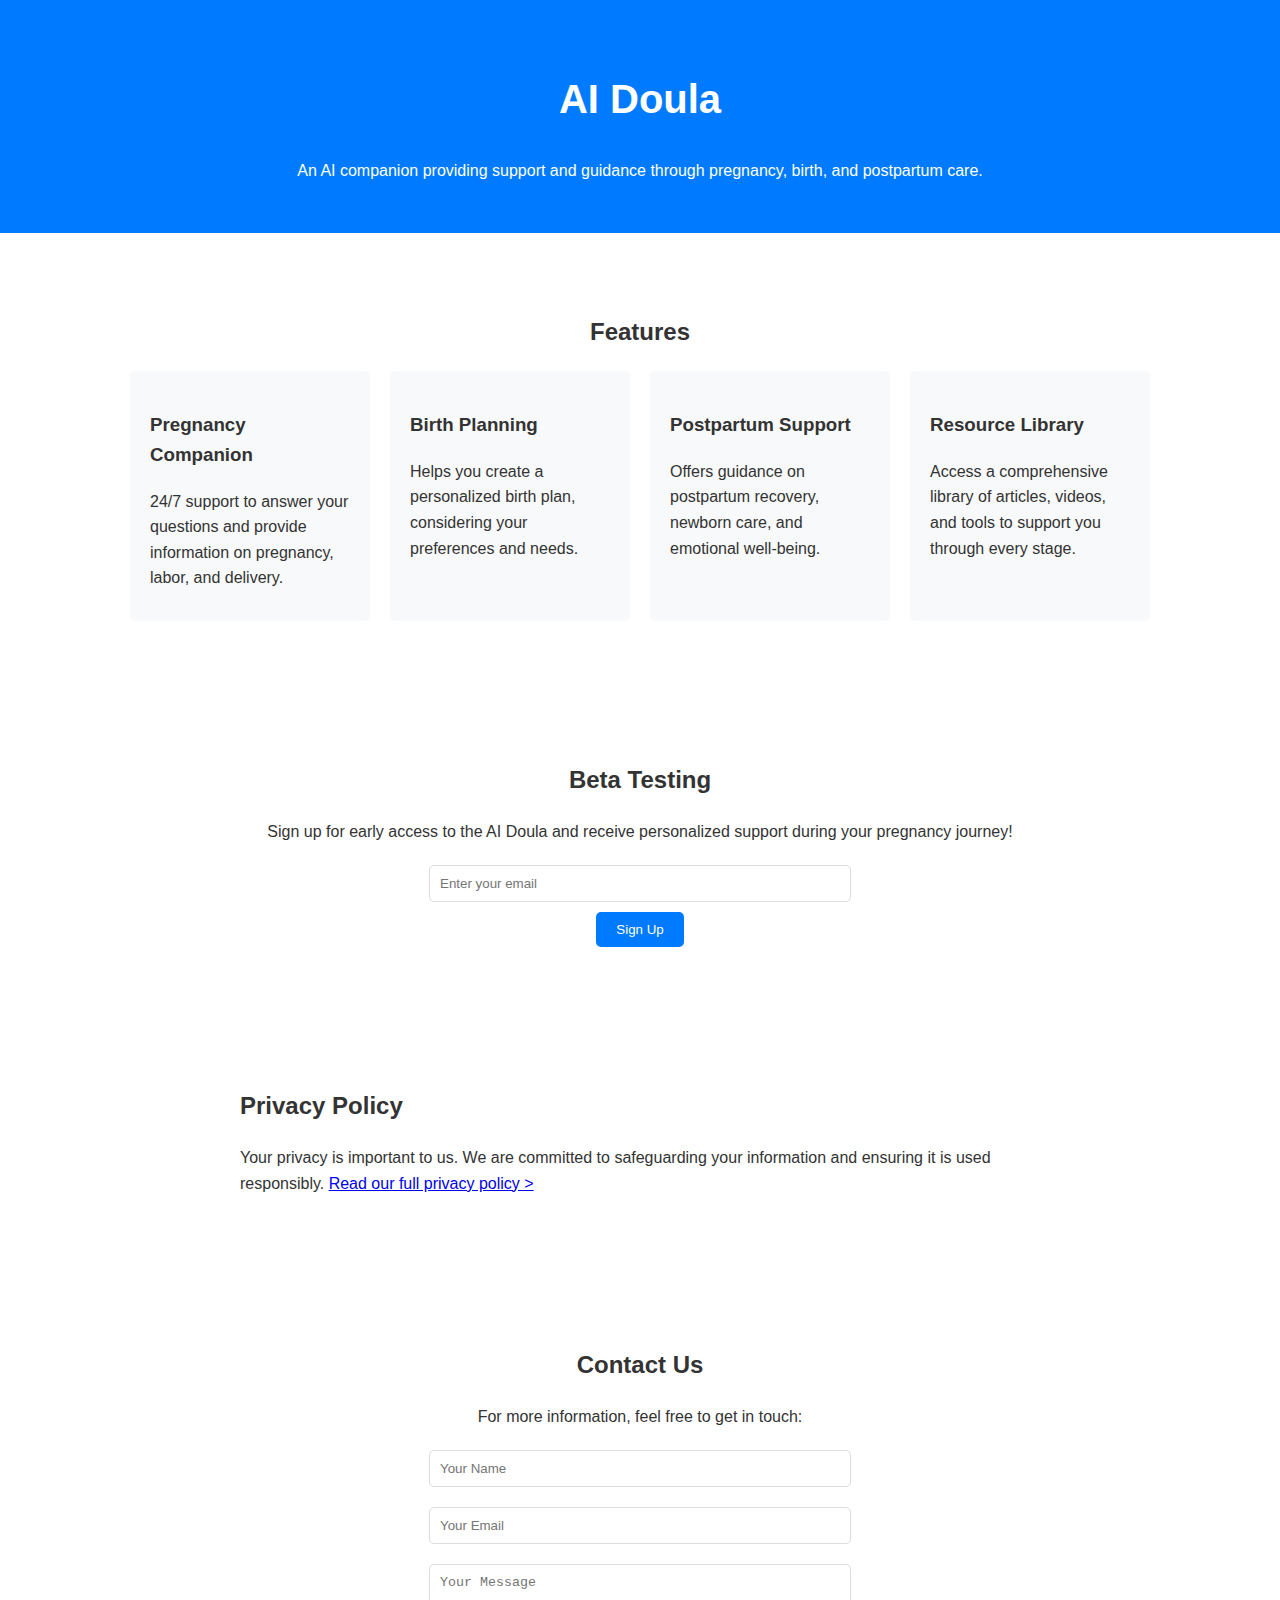
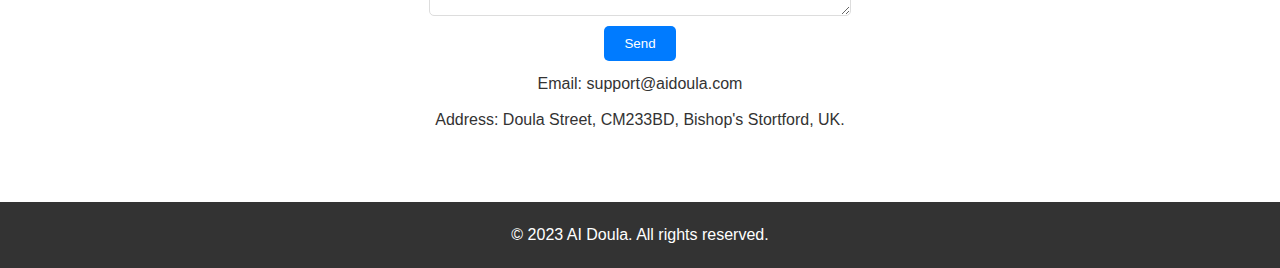
<file: index.html>
<!DOCTYPE html>
<html lang="en">
<head>
    <meta charset="UTF-8">
    <meta name="viewport" content="width=device-width, initial-scale=1.0">
    <title>AI Doula</title>
    <link rel="stylesheet" href="styles.css">
</head>
<body>
    <header>
        <div class="header-content">
            <h1>AI Doula</h1>
            <p>An AI companion providing support and guidance through pregnancy, birth, and postpartum care.</p>
        </div>
    </header>

    <section id="features" class="section">
        <h2>Features</h2>
        <div class="feature-grid">
            <div class="feature-item">
                <h3>Pregnancy Companion</h3>
                <p>24/7 support to answer your questions and provide information on pregnancy, labor, and delivery.</p>
            </div>
            <div class="feature-item">
                <h3>Birth Planning</h3>
                <p>Helps you create a personalized birth plan, considering your preferences and needs.</p>
            </div>
            <div class="feature-item">
                <h3>Postpartum Support</h3>
                <p>Offers guidance on postpartum recovery, newborn care, and emotional well-being.</p>
            </div>
            <div class="feature-item">
                <h3>Resource Library</h3>
                <p>Access a comprehensive library of articles, videos, and tools to support you through every stage.</p>
            </div>
        </div>
    </section>

    <section id="newsletter-signup" class="section">
        <h2>Beta Testing</h2>
        <p>Sign up for early access to the AI Doula and receive personalized support during your pregnancy journey!</p>
        <form id="signup-form">
            <input type="email" id="email" placeholder="Enter your email" required>
            <button type="submit">Sign Up</button>
        </form>
    </section>

    <section id="privacy-policy" class="section">
        <h2>Privacy Policy</h2>
        <p>Your privacy is important to us. We are committed to safeguarding your information and ensuring it is used responsibly. <a href="privacy-policy.html">Read our full privacy policy &gt;</a></p>
    </section>

    <section id="contact" class="section">
        <h2>Contact Us</h2>
        <p>For more information, feel free to get in touch:</p>
        <form action="mailto:your-email@example.com" method="post" enctype="text/plain">
            <input type="text" name="name" placeholder="Your Name" required>
            <input type="email" name="email" placeholder="Your Email" required>
            <textarea name="message" placeholder="Your Message" required></textarea>
            <button type="submit">Send</button>
        </form>
        <p>Email: support@aidoula.com</p>
        <p>Address: Doula Street, CM233BD, Bishop's Stortford, UK.</p>
    </section>
    <footer>
        <p>&copy; 2023 AI Doula. All rights reserved.</p>
    </footer>

    <script src="script.js"></script>
</body>
</html>
</file>
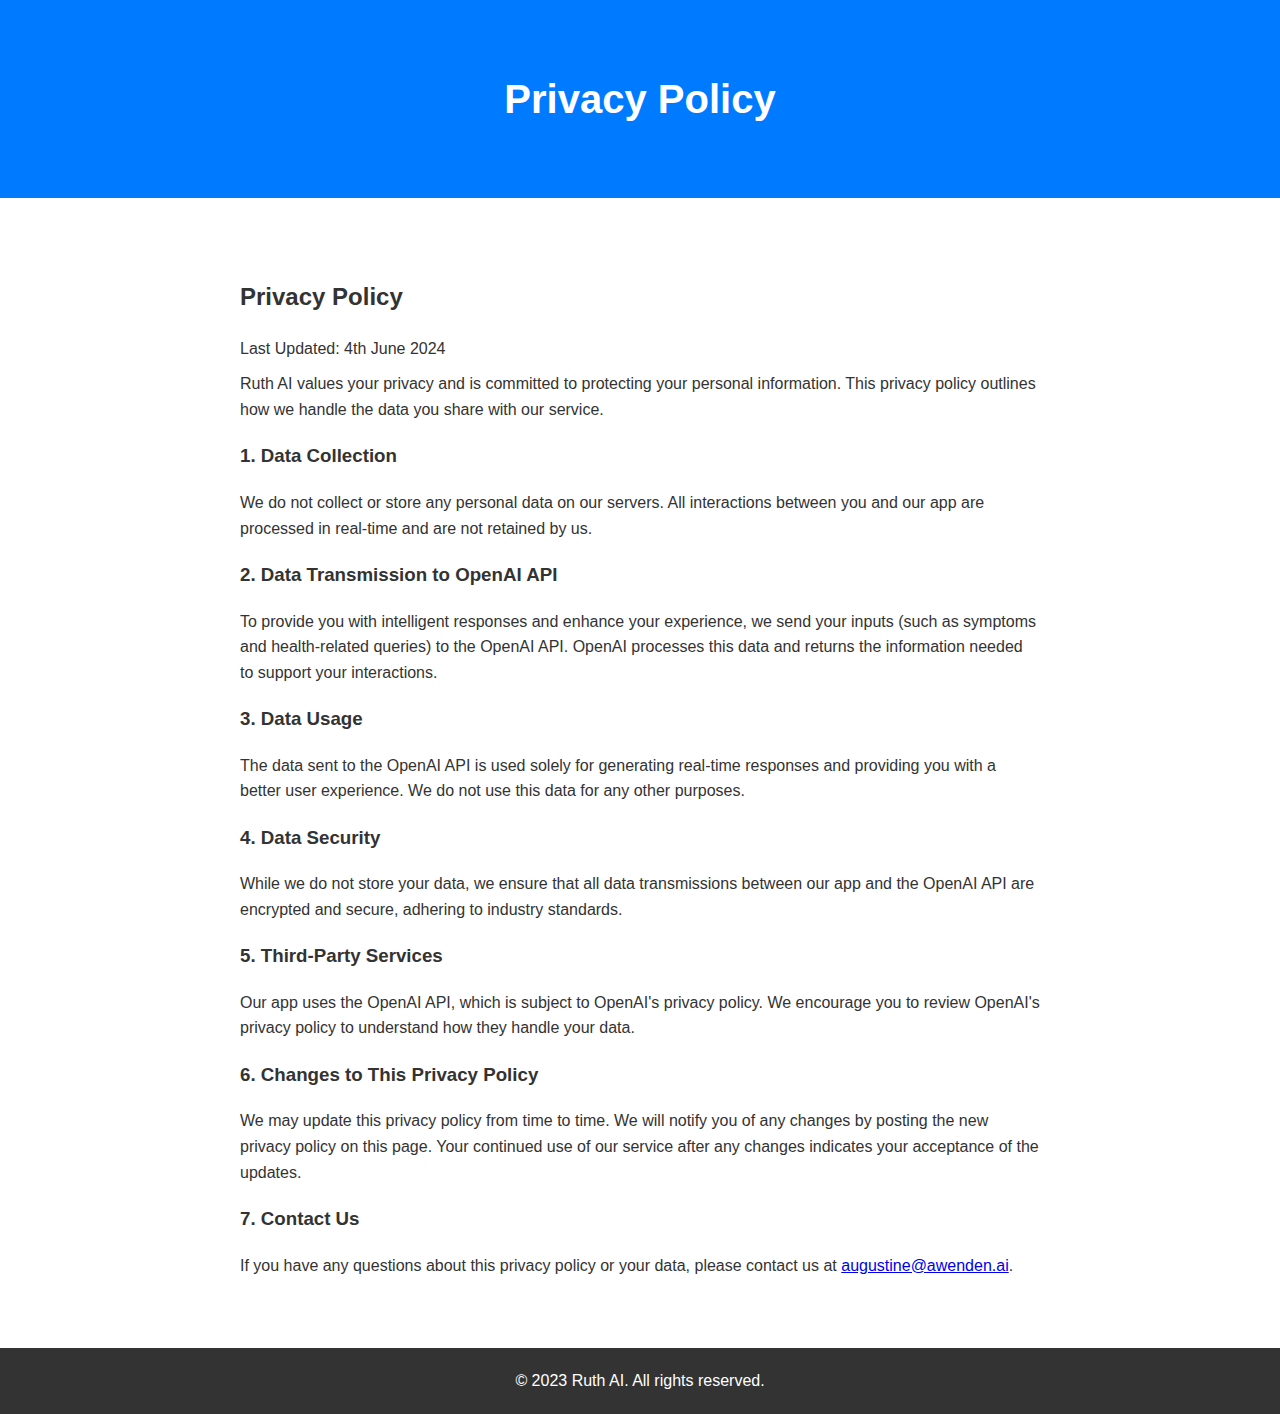
<file: privacy-policy.html>
<!DOCTYPE html>
<html lang="en">
<head>
    <meta charset="UTF-8">
    <meta name="viewport" content="width=device-width, initial-scale=1.0">
    <title>Privacy Policy - Ruth AI</title>
    <link rel="stylesheet" href="styles.css">
</head>
<body>
    <header>
        <div class="header-content">
            <h1>Privacy Policy</h1>
        </div>
    </header>

    <section id="privacy-policy" class="section">
        <h2>Privacy Policy</h2>
        <p>Last Updated: 4th June 2024</p>
        <p>Ruth AI values your privacy and is committed to protecting your personal information. This privacy policy outlines how we handle the data you share with our service.</p>
        
        <h3>1. Data Collection</h3>
        <p>We do not collect or store any personal data on our servers. All interactions between you and our app are processed in real-time and are not retained by us.</p>
        
        <h3>2. Data Transmission to OpenAI API</h3>
        <p>To provide you with intelligent responses and enhance your experience, we send your inputs (such as symptoms and health-related queries) to the OpenAI API. OpenAI processes this data and returns the information needed to support your interactions.</p>
        
        <h3>3. Data Usage</h3>
        <p>The data sent to the OpenAI API is used solely for generating real-time responses and providing you with a better user experience. We do not use this data for any other purposes.</p>
        
        <h3>4. Data Security</h3>
        <p>While we do not store your data, we ensure that all data transmissions between our app and the OpenAI API are encrypted and secure, adhering to industry standards.</p>
        
        <h3>5. Third-Party Services</h3>
        <p>Our app uses the OpenAI API, which is subject to OpenAI's privacy policy. We encourage you to review OpenAI's privacy policy to understand how they handle your data.</p>
        
        <h3>6. Changes to This Privacy Policy</h3>
        <p>We may update this privacy policy from time to time. We will notify you of any changes by posting the new privacy policy on this page. Your continued use of our service after any changes indicates your acceptance of the updates.</p>
        
        <h3>7. Contact Us</h3>
        <p>If you have any questions about this privacy policy or your data, please contact us at <a href="mailto:augustine@awenden.ai">augustine@awenden.ai</a>.</p>
    </section>
    
    <footer>
        <p>&copy; 2023 Ruth AI. All rights reserved.</p>
    </footer>
</body>
</html>
</file>
<file: styles.css>
body {
    font-family: Arial, sans-serif;
    margin: 0;
    padding: 0;
    color: #333;
    line-height: 1.6;
    display: flex;
    flex-direction: column;
    min-height: 100vh;
}

header {
    background: #007bff;
    color: white;
    padding: 40px 20px;
    text-align: center;
}

.header-content {
    margin-top: 20px;
}

h1 {
    font-size: 2.5em;
}

p {
    margin: 10px 0;
}

.section {
    padding: 60px 20px;
    text-align: center;
}

.feature-grid {
    display: flex;
    flex-wrap: wrap;
    justify-content: center;
    gap: 20px;
}

.feature-item {
    background: #f8f9fa;
    padding: 20px;
    border-radius: 5px;
    width: 200px;
    text-align: left;
}

form {
    display: flex;
    flex-direction: column;
    align-items: center;
    max-width: 500px;
    margin: 0 auto;
}

input, textarea {
    width: 100%;
    max-width: 400px;
    padding: 10px;
    margin: 10px 0;
    border-radius: 5px;
    border: 1px solid #ddd;
}

button {
    background: #007bff;
    color: white;
    padding: 10px 20px;
    border: none;
    border-radius: 5px;
    cursor: pointer;
}

button:hover {
    background: #0056b3;
}

footer {
    background: #333;
    color: white;
    padding: 10px 0;
    text-align: center;
    margin-top: auto;
}

/* New CSS rule for aligning privacy policy text to the left */
#privacy-policy {
    text-align: left;
    max-width: 800px;
    margin: 0 auto;
}

/* Responsive Design */
@media (max-width: 768px) {
    .feature-grid {
        flex-direction: column;
        align-items: center;
    }

    form input, form textarea {
        max-width: 300px;
    }
}
</file>
